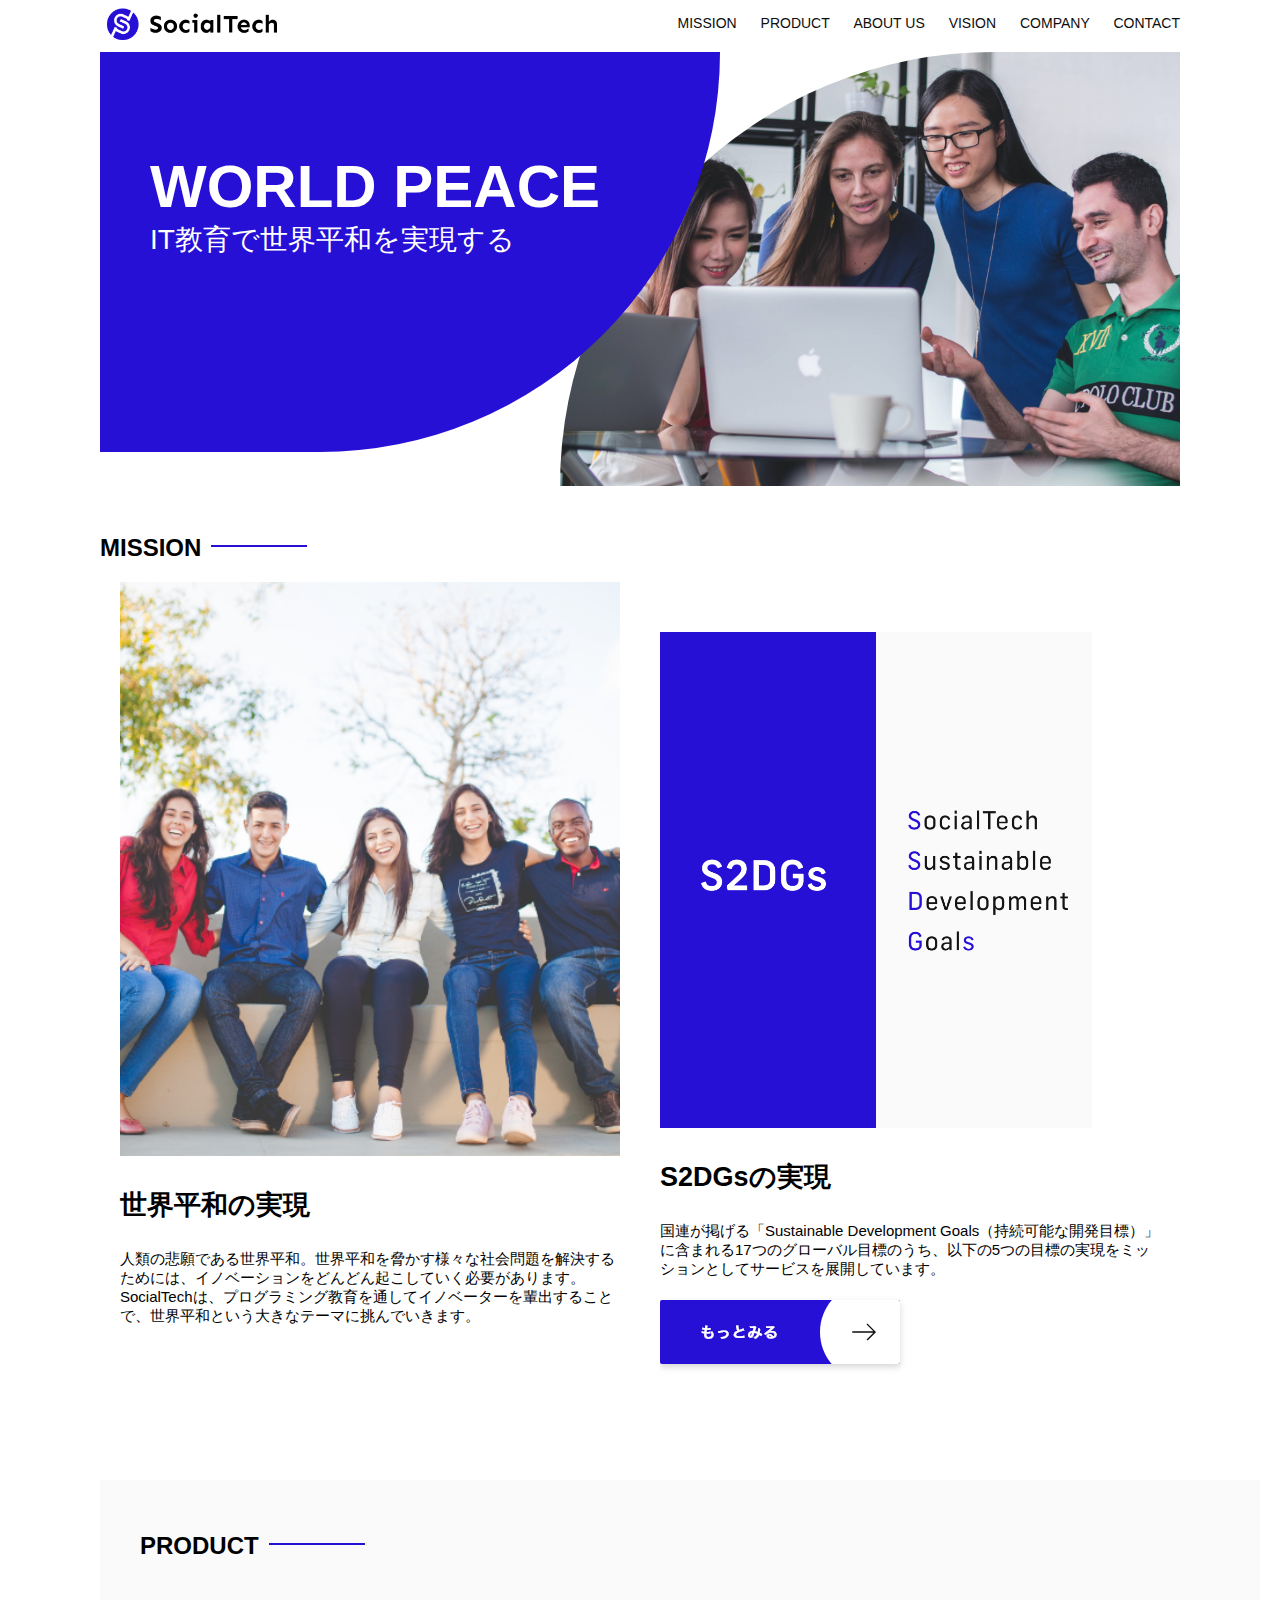
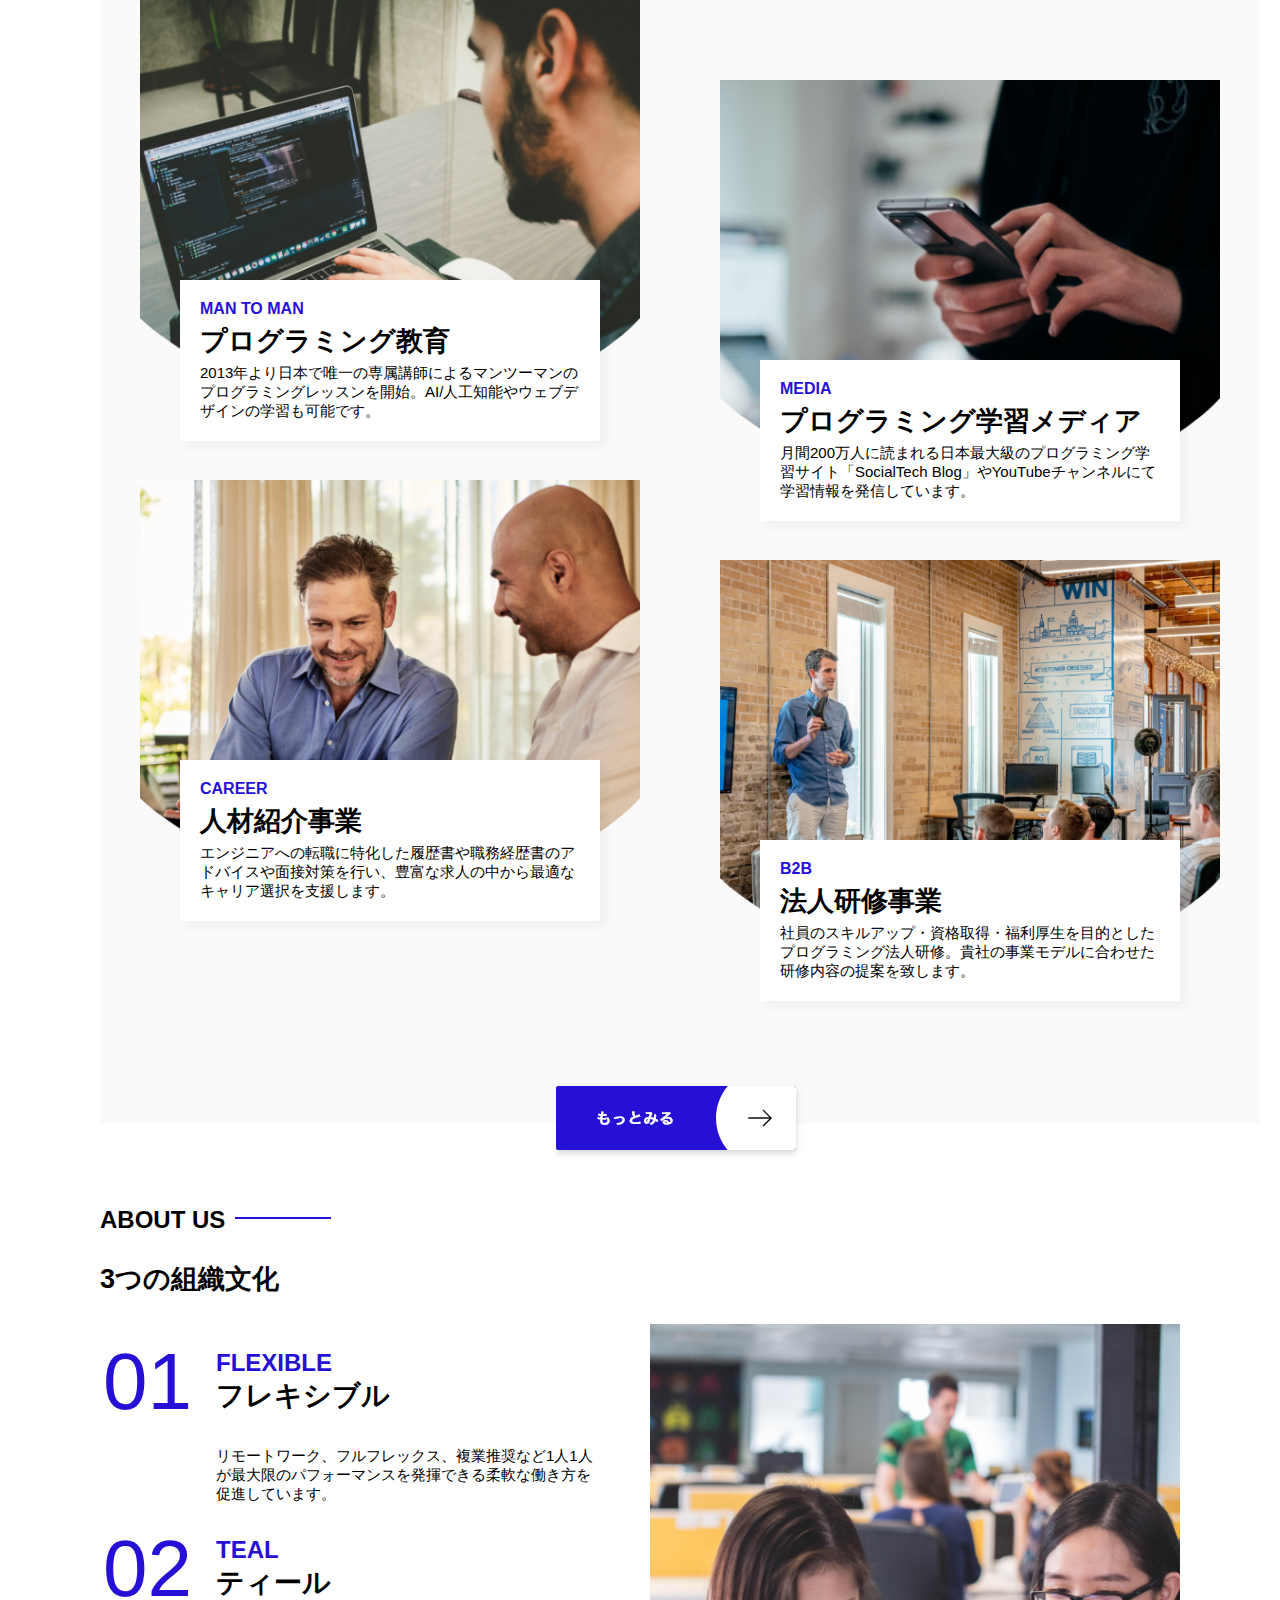
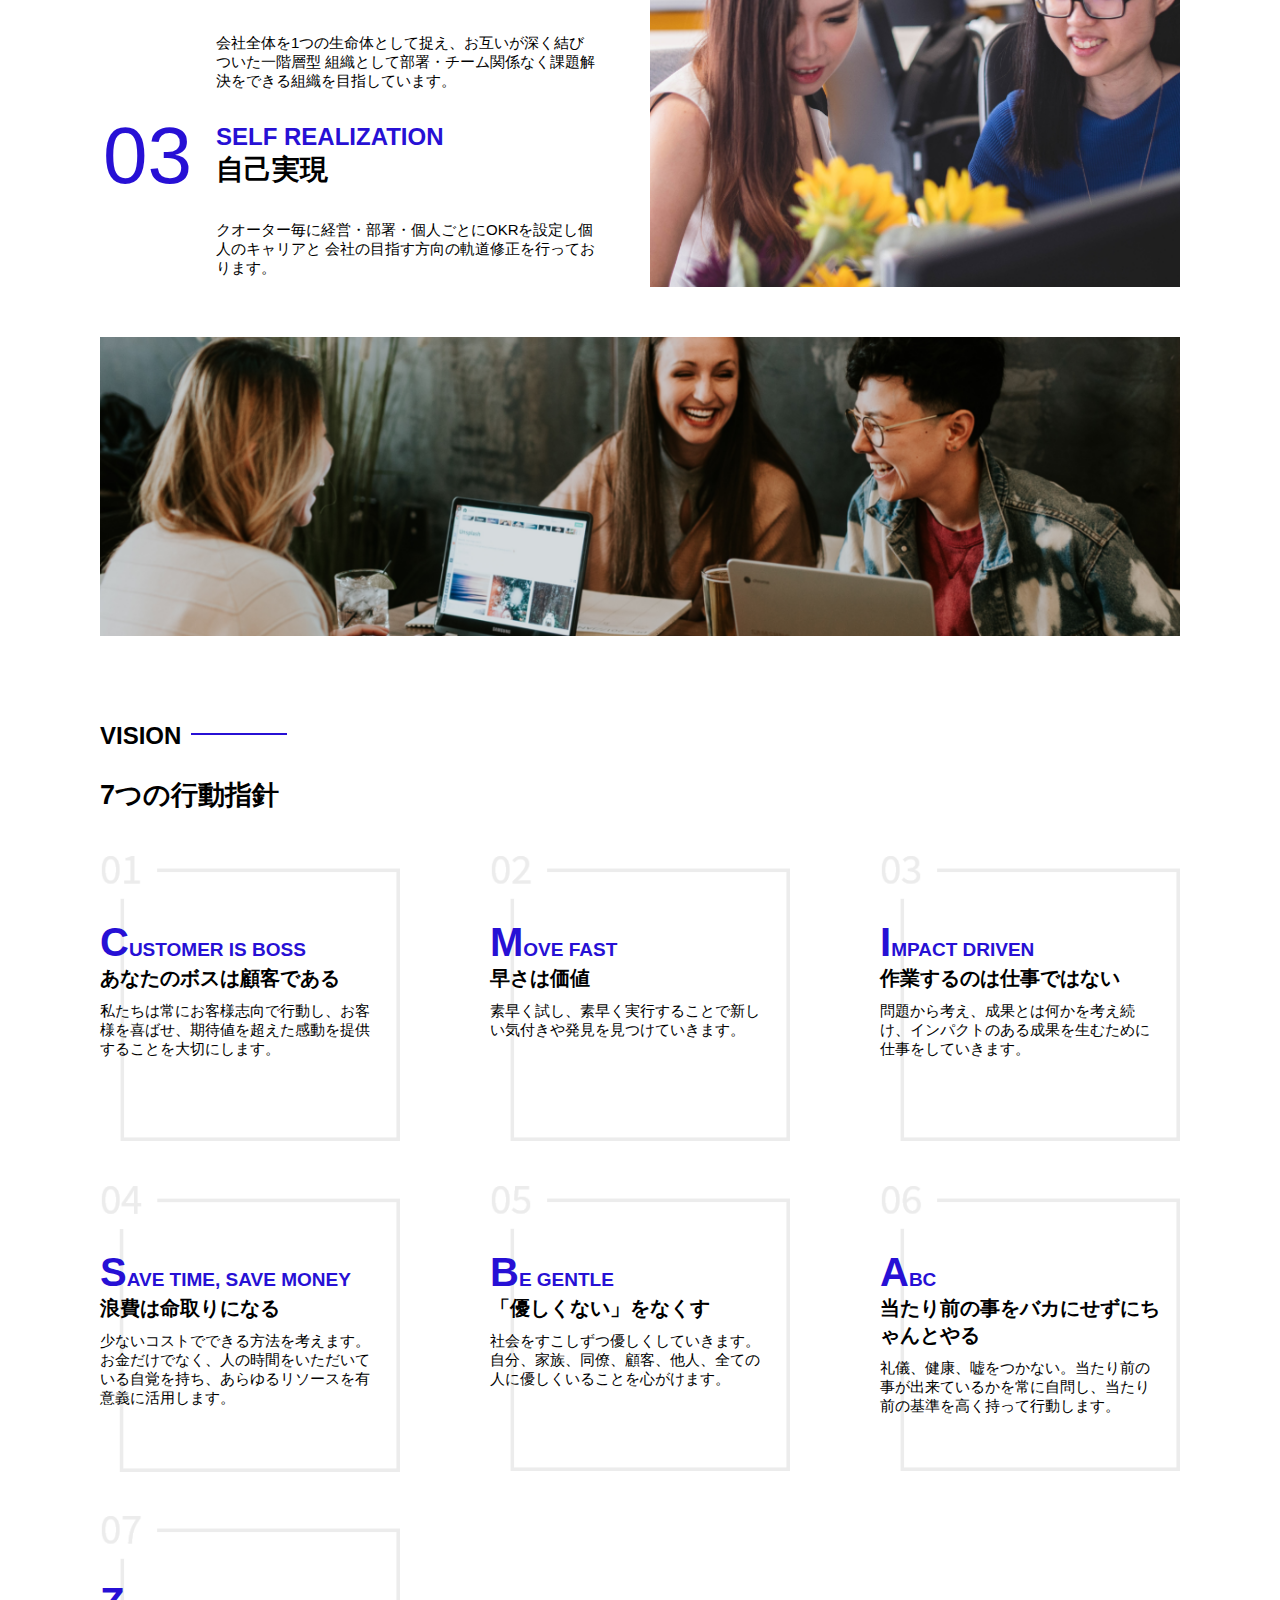
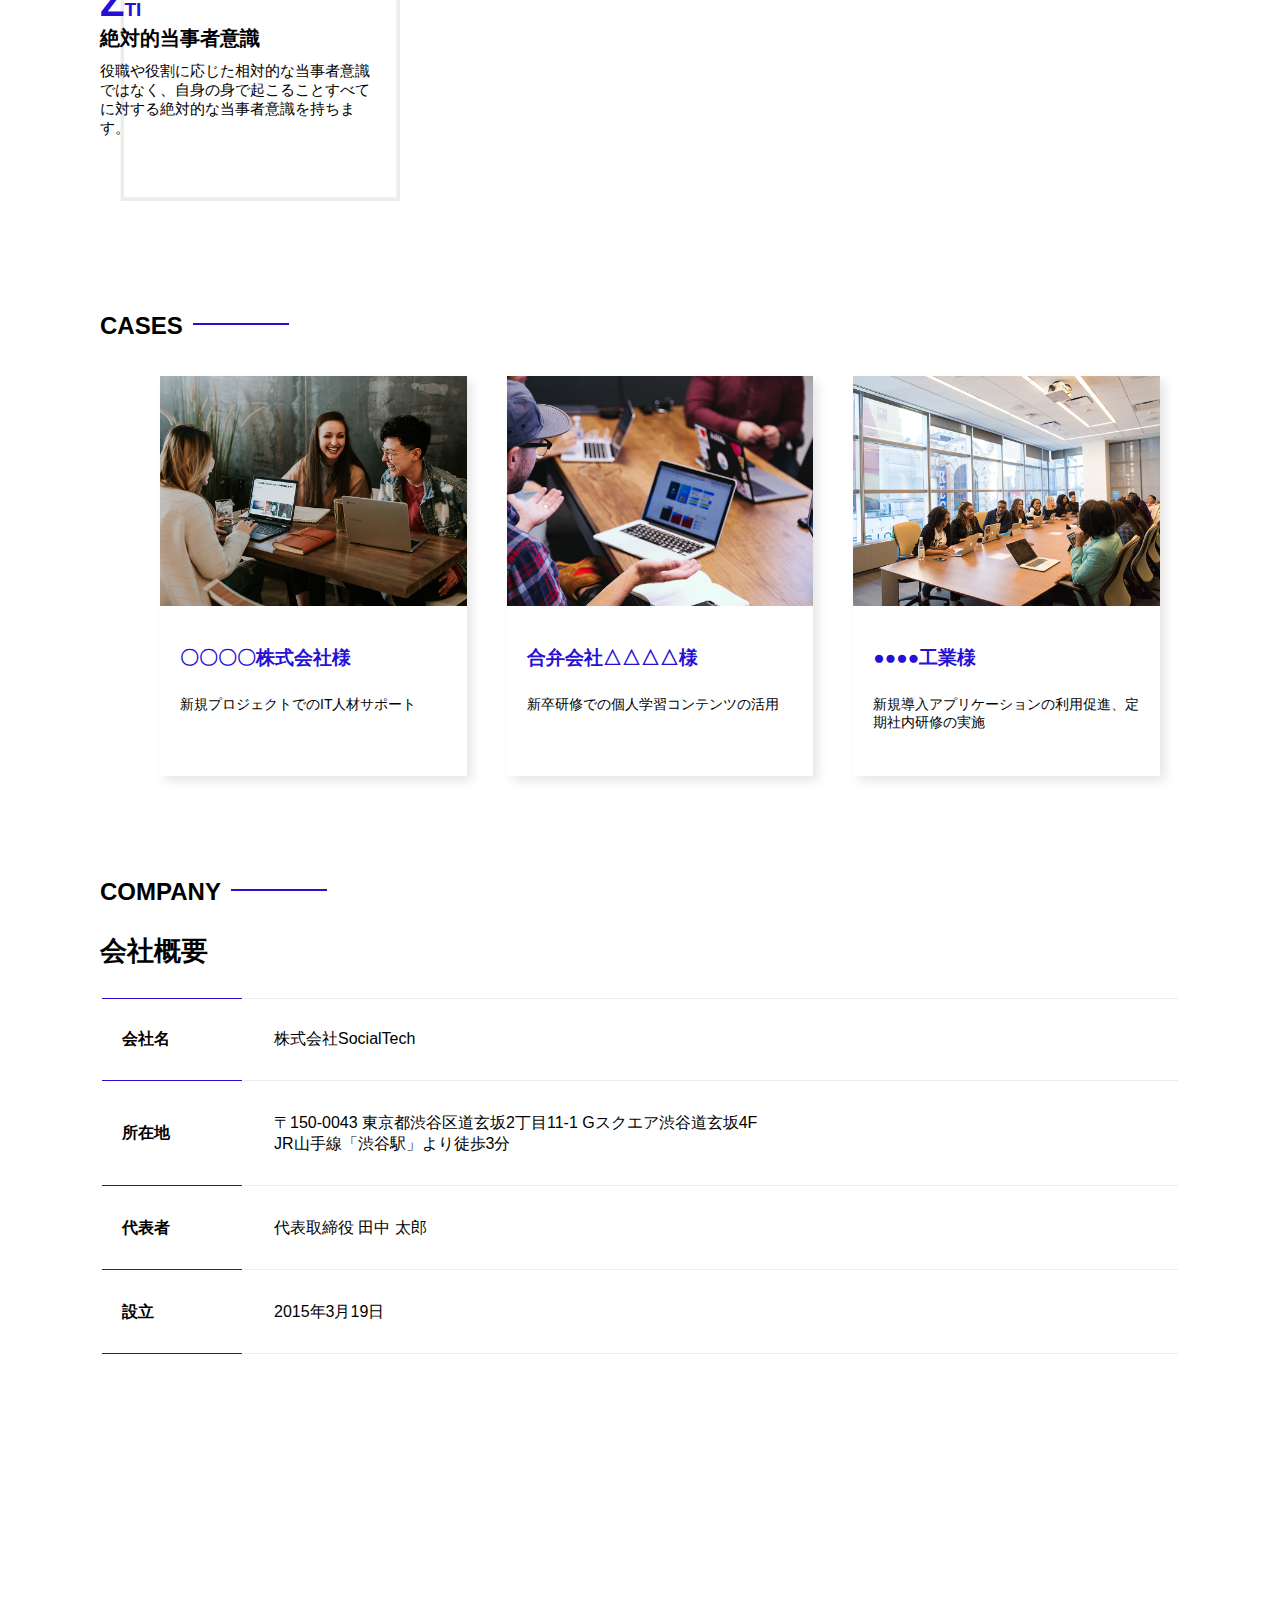
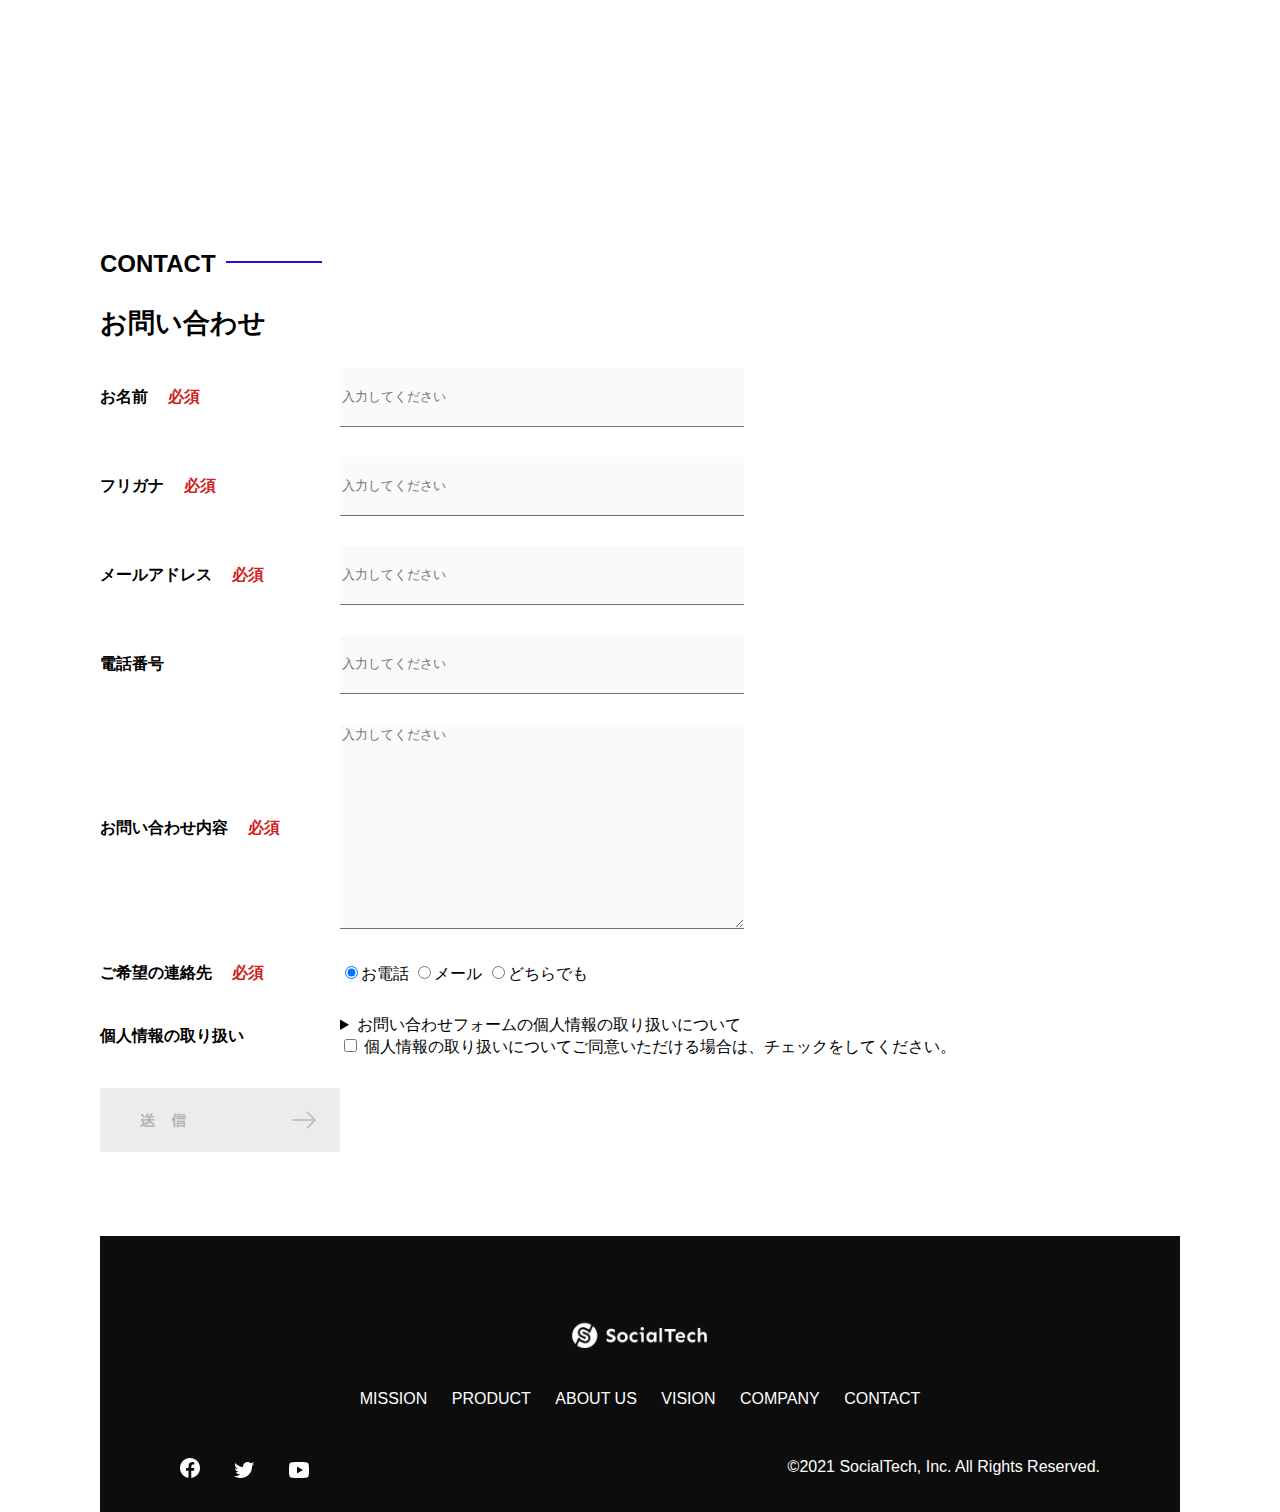
<file: html-css-advanced-kadai/tree/main/kadai_012/kadai_012/index.html>
<!DOCTYPE html>
<html>
  <head>
    <title>SocialTech</title>
    <meta charset="UTF-8" />
    <meta
      name="description"
      content="SocialTechはEdTech業界のリーディングカンパニーを目指します。"
    />
    <meta name="viewport" content="width=device-width, initial-scale=1.0" />
    <link rel="stylesheet" href="style.css" />
  </head>
  <body>
    <!-- ヘッダー -->
    <header>
      <!-- ロゴ -->
      <a href="index.html" id="logo"
        ><img src="images/logo.png" alt="トップページに戻る"
      /></a>

      <!-- PC用ナビゲーション -->
      <nav id="nav-pc">
        <a href="mission.html">MISSION</a>
        <a href="product.html">PRODUCT</a>
        <a href="index.html#aboutus">ABOUT US</a>
        <a href="index.html#vision">VISION</a>
        <a href="index.html#company">COMPANY</a>
        <a href="index.html#contact">CONTACT</a>
      </nav>
    </header>
    <main>
      <article>
        <!-- メインビジュアル -->
        <section id="main-visual">
          <div id="main-message">
            <h1>WORLD PEACE</h1>
            <p>IT教育で世界平和を実現する</p>
          </div>
          <img
            src="images/index/index-main.png"
            alt="PCの周りに集まる多国籍の仲間たち"
          />
        </section>
        <!--ミッション-->
        <section id="mission">
          <h2 class="index-h2">MISSION</h2>
          <div id="mission-flex">
            <div>
              <img
                id="mission-photo"
                src="images/index/index-mission.png"
                alt="屋外のベンチで写真を撮影する多国籍の仲間たち"
              />
              <h3>世界平和の実現</h3>
              <p>
                人類の悲願である世界平和。世界平和を脅かす様々な社会問題を解決するためには、イノベーションをどんどん起こしていく必要があります。SocialTechは、プログラミング教育を通してイノベーターを輩出することで、世界平和という大きなテーマに挑んでいきます。
              </p>
            </div>
            <div>
              <img id="s2dgs" src="images/index/s2dgs.png" alt="S2DGs" />
              <h3>S2DGsの実現</h3>
              <p>
                国連が掲げる「Sustainable Development
                Goals（持続可能な開発目標）」に含まれる17つのグローバル目標のうち、以下の5つの目標の実現をミッションとしてサービスを展開しています。
              </p>
              <a href="mission.html">
                <img src="images/button-more.png" alt="もっとみる" />
              </a>
            </div>
          </div>
        </section>
        <!-- プロダクト -->
        <section id="product">
          <h2 class="index-h2">PRODUCT</h2>
          <div>
            <div id="product-left">
              <div>
                <img
                  class="product-photo"
                  src="images/index/index-mantoman.png"
                  alt="PCでコードを書く男性"
                />
                <div class="product-explain">
                  <span>MAN TO MAN</span>
                  <h3>プログラミング教育</h3>
                  <p>
                    2013年より日本で唯一の専属講師によるマンツーマンのプログラミングレッスンを開始。AI/人工知能やウェブデザインの学習も可能です。
                  </p>
                </div>
              </div>
              <div>
                <img
                  class="product-photo"
                  src="images/index/index-career.png"
                  alt="笑顔で話し合う2人の男性"
                />
                <div class="product-explain">
                  <span>CAREER</span>
                  <h3>人材紹介事業</h3>
                  <p>
                    エンジニアへの転職に特化した履歴書や職務経歴書のアドバイスや面接対策を行い、豊富な求人の中から最適なキャリア選択を支援します。
                  </p>
                </div>
              </div>
            </div>
            <div id="product-right">
              <div>
                <img
                  class="product-photo"
                  src="images/index/index-media.png"
                  alt="スマートフォンを操作する人"
                />
                <div class="product-explain">
                  <span>MEDIA</span>
                  <h3>プログラミング学習メディア</h3>
                  <p>
                    月間200万人に読まれる日本最大級のプログラミング学習サイト「SocialTech
                    Blog」やYouTubeチャンネルにて学習情報を発信しています。
                  </p>
                </div>
              </div>
              <div>
                <img
                  class="product-photo"
                  src="images/index/index-b2b.png"
                  alt="講演中の男性とそれを聴く人々"
                />
                <div class="product-explain">
                  <span>B2B</span>
                  <h3>法人研修事業</h3>
                  <p>
                    社員のスキルアップ・資格取得・福利厚生を目的としたプログラミング法人研修。貴社の事業モデルに合わせた研修内容の提案を致します。
                  </p>
                </div>
              </div>
            </div>
          </div>
          <div>
            <a id="product-more" href="product.html">
              <img src="images/button-more.png" alt="もっとみる" />
            </a>
          </div>
        </section>
        <!---ABOUT US-->
        <section id="aboutus">
          <h2 class="index-h2">ABOUT US</h2>
          <h3>3つの組織文化</h3>
          <div>
            <table class="culture-table">
              <tr>
                <td>
                  <span class="culture-num">01</span>
                </td>
                <td>
                  <span class="culture-en">FLEXIBLE</span>
                  <span class="culture-jp">フレキシブル</span>
                </td>
              </tr>
              <tr>
                <td>
                  <!--空のセル-->
                </td>
                <td>
                  <p class="culture-description">
                    リモートワーク、フルフレックス、複業推奨など1人1人が最大限のパフォーマンスを発揮できる柔軟な働き方を促進しています。
                  </p>
                </td>
              </tr>
              <tr>
                <td>
                  <span class="culture-num">02</span>
                </td>
                <td>
                  <span class="culture-en">TEAL</span>
                  <span class="culture-jp">ティール</span>
                </td>
              </tr>
              <tr>
                <td>
                  <!--空のセル-->
                </td>
                <td>
                  <p class="culture-description">
                    会社全体を1つの生命体として捉え、お互いが深く結びついた一階層型
                    組織として部署・チーム関係なく課題解決をできる組織を目指しています。
                  </p>
                </td>
              </tr>
              <tr>
                <td>
                  <span class="culture-num">03</span>
                </td>
                <td>
                  <span class="culture-en">SELF REALIZATION</span>
                  <span class="culture-jp">自己実現</span>
                </td>
              </tr>
              <tr>
                <td>
                  <!--空のセル-->
                </td>
                <td>
                  <p class="culture-description">
                    クオーター毎に経営・部署・個人ごとにOKRを設定し個人のキャリアと
                    会社の目指す方向の軌道修正を行っております。
                  </p>
                </td>
              </tr>
            </table>
            <img
              class="culture-img"
              src="images/index/index-aboutus1.png"
              alt="笑顔で話し合う2人の女性"
            />
          </div>
          <img
            class="culture-img2"
            src="images/index/index-aboutus2.png"
            alt="笑顔で話し合う3人の男女"
          />
        </section>

        <!-- VISION -->
        <section id="vision">
          <h2 class="index-h2">VISION</h2>
          <h3>7つの行動指針</h3>
          <div>
            <div class="vision-box">
              <img src="images/index/vision-01.png" alt="01" />
              <span>
                <h4>CUSTOMER IS BOSS</h4>
                <h5>あなたのボスは顧客である</h5>
                <p>
                  私たちは常にお客様志向で行動し、お客様を喜ばせ、期待値を超えた感動を提供することを大切にします。
                </p>
              </span>
            </div>
            <div class="vision-box">
              <img src="images/index/vision-02.png" alt="02" />
              <span>
                <h4>MOVE FAST</h4>
                <h5>早さは価値</h5>
                <p>
                  素早く試し、素早く実行することで新しい気付きや発見を見つけていきます。
                </p>
              </span>
            </div>
            <div class="vision-box">
              <img src="images/index/vision-03.png" alt="03" />
              <span>
                <h4>IMPACT DRIVEN</h4>
                <h5>作業するのは仕事ではない</h5>
                <p>
                  問題から考え、成果とは何かを考え続け、インパクトのある成果を生むために仕事をしていきます。
                </p>
              </span>
            </div>
            <div class="vision-box">
              <img src="images/index/vision-04.png" alt="04" />
              <span>
                <h4>SAVE TIME, SAVE MONEY</h4>
                <h5>浪費は命取りになる</h5>
                <p>
                  少ないコストでできる方法を考えます。お金だけでなく、人の時間をいただいている自覚を持ち、あらゆるリソースを有意義に活用します。
                </p>
              </span>
            </div>
            <div class="vision-box">
              <img src="images/index/vision-05.png" alt="05" />
              <span>
                <h4>BE GENTLE</h4>
                <h5>「優しくない」をなくす</h5>
                <p>
                  社会をすこしずつ優しくしていきます。自分、家族、同僚、顧客、他人、全ての人に優しくいることを心がけます。
                </p>
              </span>
            </div>
            <div class="vision-box">
              <img src="images/index/vision-06.png" alt="06" />
              <span>
                <h4>ABC</h4>
                <h5>当たり前の事をバカにせずにちゃんとやる</h5>
                <p>
                  礼儀、健康、嘘をつかない。当たり前の事が出来ているかを常に自問し、当たり前の基準を高く持って行動します。
                </p>
              </span>
            </div>
            <div class="vision-box">
              <img src="images/index/vision-07.png" alt="07" />
              <span>
                <h4>ZTI</h4>
                <h5>絶対的当事者意識</h5>
                <p>
                  役職や役割に応じた相対的な当事者意識ではなく、自身の身で起こることすべてに対する絶対的な当事者意識を持ちます。
                </p>
              </span>
            </div>
          </div>
        </section>
        <!-- CASES -->
        <section id="cases">
          <h2 class="index-h2">CASES</h2>
          <ul>
            <!-- 左 -->
            <li class="case-card">
              <img class="case-img" src="images\index\case-1.png" alt="仲良く語り合う3人" />
              <div class="case-info">
                <h4 class="case-name">〇〇〇〇株式会社様</h4>
                <div>
                  <p class="case-content">新規プロジェクトでのIT人材サポート</p>
                </div>
              </div>
            </li>
            <!-- 真ん中 -->
            <li class="case-card">
              <img class="case-img" src="images\index\case-2.png" alt="PCでコンテンツを見る" />
              <div class="case-info">
                <h4 class="case-name">合弁会社△△△△様</h4>
                <div>
                  <p class="case-content">新卒研修での個人学習コンテンツの活用</p>
                </div>
              </div>
            </li>
            <!-- 右 -->
            <li class="case-card">
              <img class="case-img" src="images\index\case-3.png" alt="社内研修中の会議室" />
              <div class="case-info">
                <h4 class="case-name">●●●●工業様</h4>
                <div>
                  <p class="case-content">新規導入アプリケーションの利用促進、定期社内研修の実施</p>
                </div>
              </div>
            </li>

          </ul>
        </section>

        <!-- COMPANY -->
        <section id="company">
          <h2 class="index-h2">COMPANY</h2>
          <h3>会社概要</h3>
          <table id="company-table">
            <tr>
              <th class="tableheader-first">会社名</th>
              <td class="cell-first">株式会社SocialTech</td>
            </tr>
            <tr>
              <th class="tableheader">所在地</th>
              <td class="cell">
                〒150-0043 東京都渋谷区道玄坂2丁目11-1 Gスクエア渋谷道玄坂4F<br />JR山手線「渋谷駅」より徒歩3分
              </td>
            </tr>
            <tr>
              <th class="tableheader">代表者</th>
              <td class="cell">代表取締役 田中 太郎</td>
            </tr>
            <tr>
              <th class="tableheader">設立</th>
              <td class="cell">2015年3月19日</td>
            </tr>
          </table>
          <iframe
            src="https://www.google.com/maps/embed?pb=!1m18!1m12!1m3!1d3241.7759544892483!2d139.69399665123464!3d35.65789123876098!2m3!1f0!2f0!3f0!3m2!1i1024!2i768!4f13.1!3m3!1m2!1s0x60188caa0042e8d1%3A0xba130bea826a7aa2!2z44CSMTUwLTAwNDMg5p2x5Lqs6YO95riL6LC35Yy66YGT546E5Z2C77yS5LiB55uu77yR77yR4oiS77yR!5e0!3m2!1sja!2sjp!4v1636872991912!5m2!1sja!2sjp"
            style="border: 0"
            allowfullscreen=""
            loading="lazy"
          >
          </iframe>
        </section>
        <!-- お問い合わせフォーム -->
        <section id="contact">
          <h2 class="index-h2">CONTACT</h2>
          <h3>お問い合わせ</h3>
          <form>
            <div>
              <div class="contact-heading">
                <label class="contact-label"
                  >お名前<span class="contact-span">必須</span></label
                >
              </div>
              <div class="contact-form">
                <input
                  type="text"
                  name="name"
                  placeholder="入力してください"
                  class="contact-textbox"
                />
              </div>
            </div>
            <div>
              <div class="contact-heading">
                <label class="contact-label"
                  >フリガナ<span class="contact-span">必須</span></label
                >
              </div>
              <div>
                <input
                  type="text"
                  name="hurigana"
                  placeholder="入力してください"
                  class="contact-textbox"
                />
              </div>
            </div>
            <div>
              <div class="contact-heading">
                <label class="contact-label"
                  >メールアドレス<span class="contact-span">必須</span></label
                >
              </div>
              <div>
                <input
                  type="text"
                  name="email"
                  placeholder="入力してください"
                  class="contact-textbox"
                />
              </div>
            </div>
            <div>
              <div class="contact-heading">
                <label class="contact-label">電話番号</label>
              </div>
              <div>
                <input
                  type="text"
                  name="tel"
                  placeholder="入力してください"
                  class="contact-textbox"
                />
              </div>
            </div>
            <div>
              <div class="contact-heading">
                <label class="contact-label"
                  >お問い合わせ内容<span class="contact-span">必須</span></label
                >
              </div>
              <div>
                <textarea
                  class="contact-textarea"
                  placeholder="入力してください"
                  name="message"
                ></textarea>
              </div>
            </div>
            <div>
              <div class="contact-heading">
                <label class="contact-label"
                  >ご希望の連絡先<span class="contact-span">必須</span></label
                >
              </div>
              <div>
                <input
                  class="radiobutton"
                  type="radio"
                  value="tel"
                  name="contact"
                  checked
                /><label>お電話</label>
                <input
                  class="radiobutton"
                  type="radio"
                  value="mail"
                  name="contact"
                /><label>メール</label>
                <input
                  class="radiobutton"
                  type="radio"
                  value="both"
                  name="contact"
                /><label>どちらでも</label>
              </div>
            </div>
            <div>
              <div class="contact-heading">
                <label class="contact-label">個人情報の取り扱い</label>
              </div>
              <div>
                <details>
                  <summary>
                    お問い合わせフォームの個人情報の取り扱いについて
                  </summary>
                  <div>
                    <span>１．組織の名称又は氏名</span><br />
                    株式会社SocialTech<br /><br />
                    <span
                      >２．個人情報保護管理者（若しくはその代理人）の氏名又は職名、所属及び連絡先
                      鈴木 一郎 コーポレート部</span
                    ><br />
                    メールアドレス：support@socialtech.net<br />
                    TEL：03-xxxx-xxxx<br />
                    <span>３．個人情報の利用目的</span><br />
                    ・本サービス及び本サービスに関連する情報の提供又はそれらに関する連絡のため<br />
                    ・ユーザーの本人確認のため<br />
                    ・当社サービスのご案内のため<br />
                    ・当社の商品等の広告または宣伝（電子メールによるものを含むものとします。）<br /><br />
                    <span>４．個人情報の取り扱い業務の委託</span><br />
                    個人情報の取扱業務の全部または一部を外部に業務委託する場合があります。<br />
                    その際、弊社は、個人情報を適切に保護できる管理体制を敷き実行していることを条件として<br />
                    委託先を厳選したうえで、機密保持契約を委託先と締結し、お客様の個人情報を厳密に管理させます。<br /><br />
                    <span>５．個人情報の開示等の請求</span><br />
                    お客様は、弊社に対してご自身の個人情報の開示等（利用目的の通知、開示、内容の訂正・追加・削除、利用の停止または消去、第三者への提供の停止）に関して、当社問合わせ窓口に申し出ることができます。<br />
                    その際、弊社はお客様ご本人を確認させていただいたうえで、合理的な期間内に対応いたします。<br /><br />
                    なお、個人情報に関する弊社問合わせ先は、次の通りです。<br /><br />
                    株式会社SocialTech　個人情報問合せ窓口<br />
                    〒150-0043　東京都渋谷区道玄坂2丁目11-1 Ｇスクエア渋谷道玄坂
                    4F<br />
                    メールアドレス：support@socialtech.net　TEL：03-xxxx-xxxx<br /><br />
                    <span>６．個人情報を提供されることの任意性について</span
                    ><br /><br />
                    お客様がご自身の個人情報を弊社に提供されるか否かは、お客様のご判断によりますが、もしご提供されない場合には、適切なサービスが提供できない場合がありますので予めご了承ください。
                  </div>
                </details>
                <input type="checkbox" name="agree" />
                <span
                  >個人情報の取り扱いについてご同意いただける場合は、チェックをしてください。</span
                >
              </div>
            </div>
            <input
              type="image"
              value="Submit"
              src="images/button-submit.png"
              alt="送信する"
            />
          </form>
        </section>
      </article>
      <footer>
        <div id="footer-logo">
          <img src="images/logo-sp.png" alt="SocialTech" />
        </div>
        <div id="footer-link">
          <a href="mission.html">MISSION</a>
          <a href="product.html">PRODUCT</a>
          <a href="index.html#aboutus">ABOUT US</a>
          <a href="index.html#vision">VISION</a>
          <a href="index.html#company">COMPANY</a>
          <a href="index.html#contact">CONTACT</a>
        </div>
        <div id="sns-footer">
          <a href="https://www.facebook.com/sejuku2013"
            ><img src="images/button-facebook.png" alt="Facebookのリンク"
          /></a>
          <a href="https://twitter.com/samuraijuku"
            ><img src="images/button-twitter.png" alt="Twitterのリンク"
          /></a>
          <a href="https://www.youtube.com/channel/UCCFOQO5aDK0xXam4cUQXT8g"
            ><img src="images/button-youtube.png" alt="YouTubeのリンク"
          /></a>
          <span id="copyright"
            >&copy;2021 SocialTech, Inc. All Rights Reserved.
          </span>
        </div>
      </footer>
    </main>
  </body>
</html>
</file>
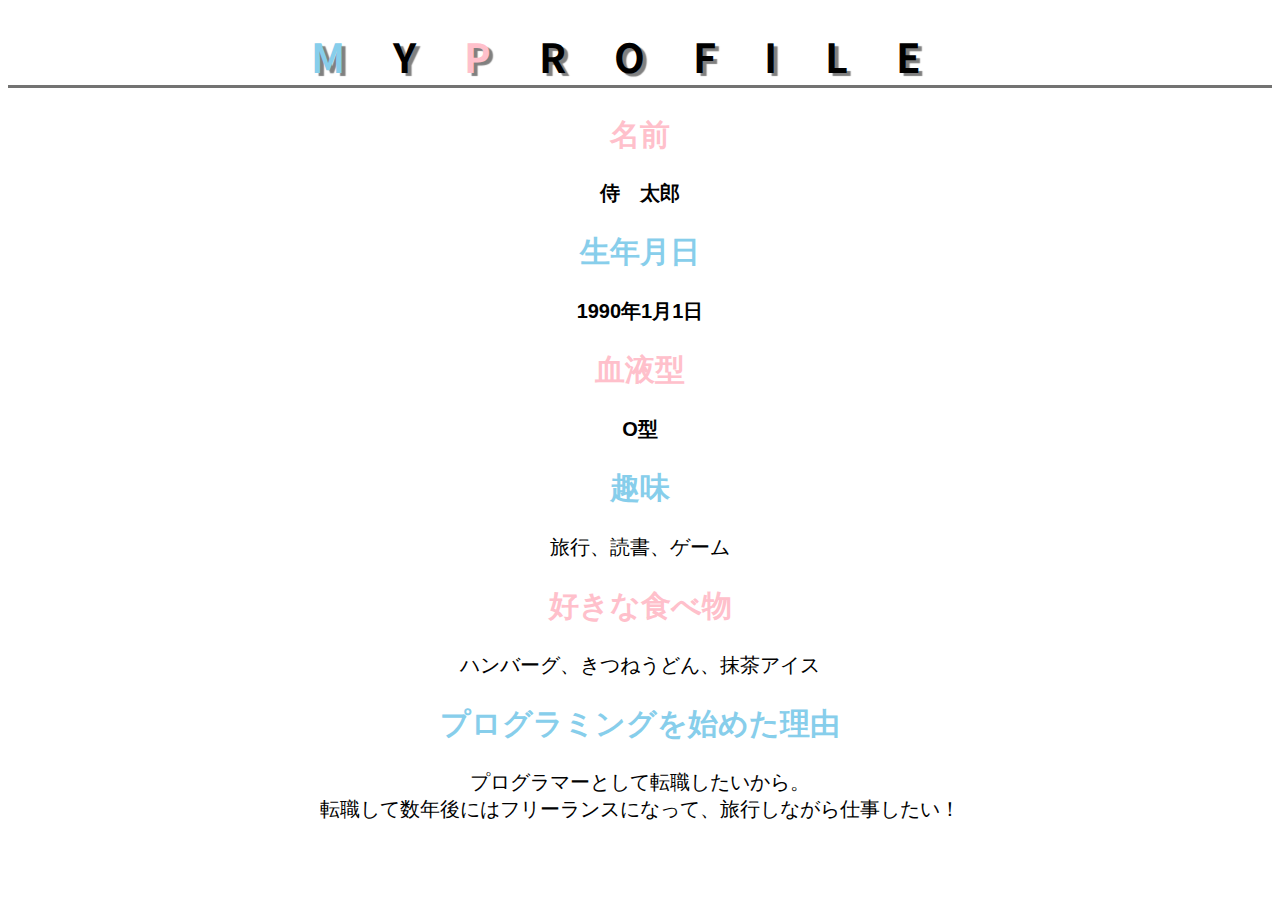
<file: kadai_014/kadai_014.html>
<!DOCTYPE html>
<html>

<head>
  <title>14章課題</title>
  <meta name="description" content="このページは14勝の課題です。">
  <meta charset="utf-8">
  <link rel="stylesheet" href="style.css">
  <link rel="preconnect" href="https://fonts.googleapis.com">
  <link rel="preconnect" href="https://fonts.gstatic.com" crossorigin>
  <link href="https://fonts.googleapis.com/css2?family=Josefin+Sans&family=Noto+Sans+JP&display=swap" rel="stylesheet">
</head>

<body>
  <h1><span class="color-skyblue">M</span>Y<span class="color-pink">P</span>ROFILE</h1>
  <div id="basic">
    <h2 class="color-pink">名前</h2>
    <p>侍　太郎</p>
    <h2 class="color-skyblue">生年月日</h2>
    <p>1990年1月1日</p>
    <h2 class="color-pink">血液型</h2>
    <p>O型</p>
  </div>
  <h2 class="color-skyblue">趣味</h2>
  <p>旅行、読書、ゲーム</p>
  <h2 class="color-pink">好きな食べ物</h2>
  <p>ハンバーグ、きつねうどん、抹茶アイス</p>
  <h2 class="color-skyblue">プログラミングを始めた理由</h2>
  <p>プログラマーとして転職したいから。<br>
    転職して数年後にはフリーランスになって、旅行しながら仕事したい！</p>

</body>

</html>
</file>
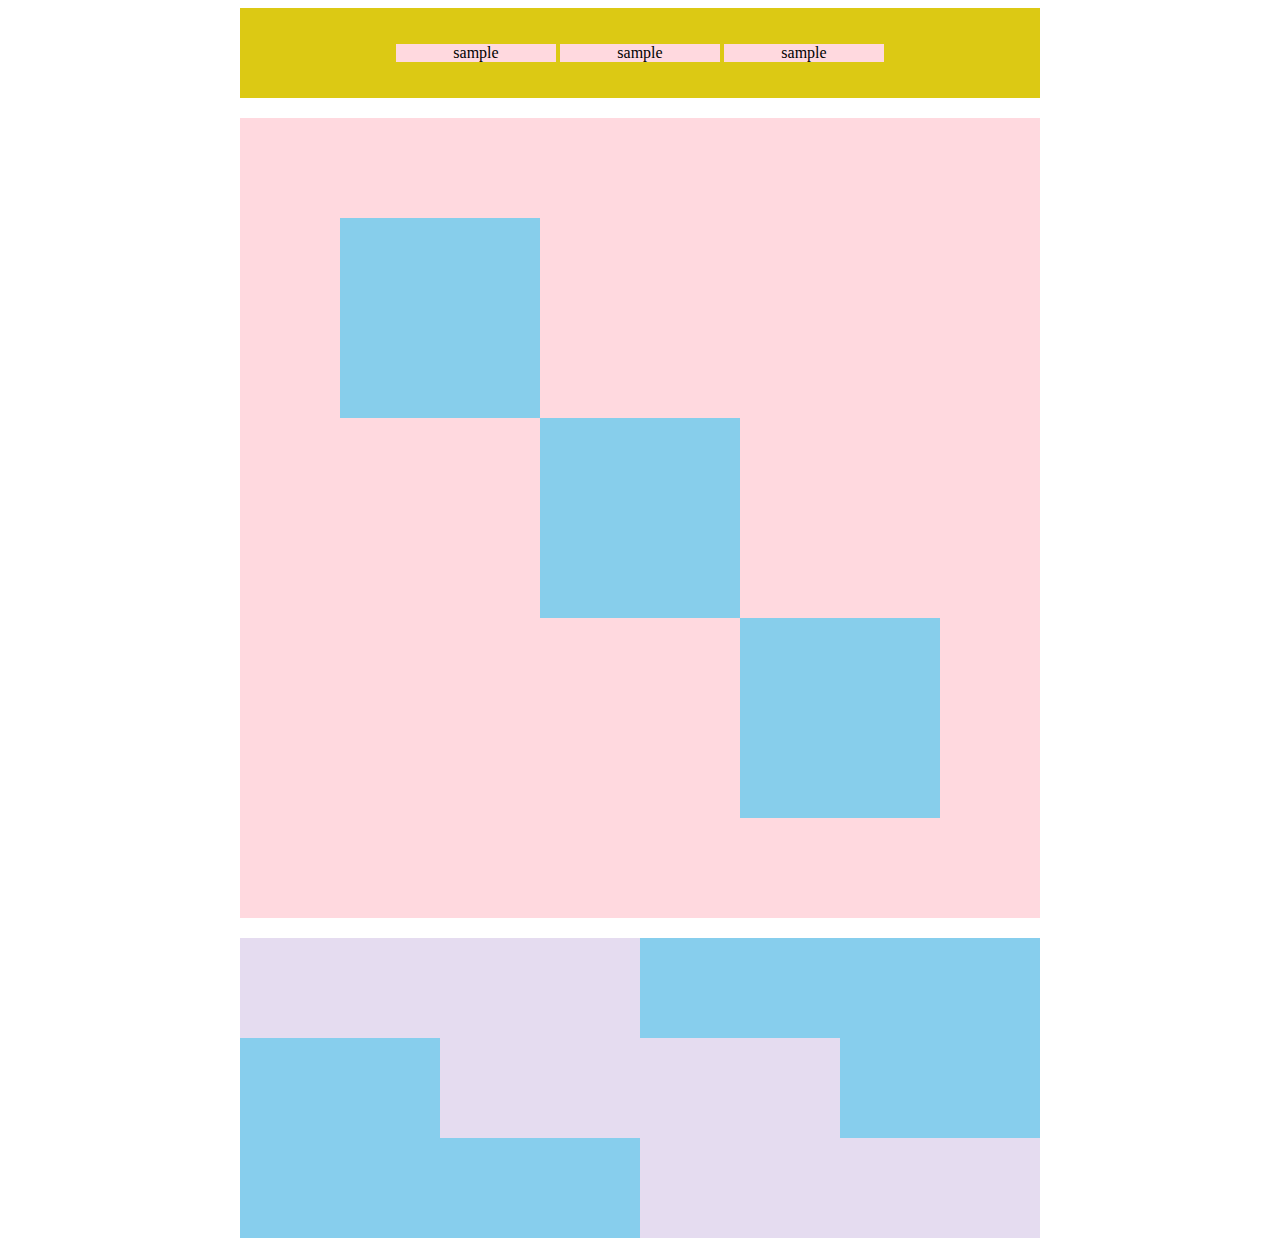
<file: kadai_018/kadai_018.html>
<!DOCTYPE html>
<html>

<head>
  <title></title>
  <meta name="description" content="このページは18章の課題です。">
  <meta charset="utf-8">
  <link rel="stylesheet" href="style.css">
</head>

<body>
  <div id="top">
    <p class="top-child">sample</p>
    <p class="top-child">sample</p>
    <p class="top-child">sample</p>
  </div>
  <div id="middle">
    <div id="middle-child01"></div>
    <div id="middle-child02"></div>
    <div id="middle-child03"></div>
  </div>
  <div id="bottom">
    <div id="bottom-child01"></div>
    <div id="bottom-child02"></div>
    <div id="bottom-child03"></div>
  </div>
</body>

</html>
</file>
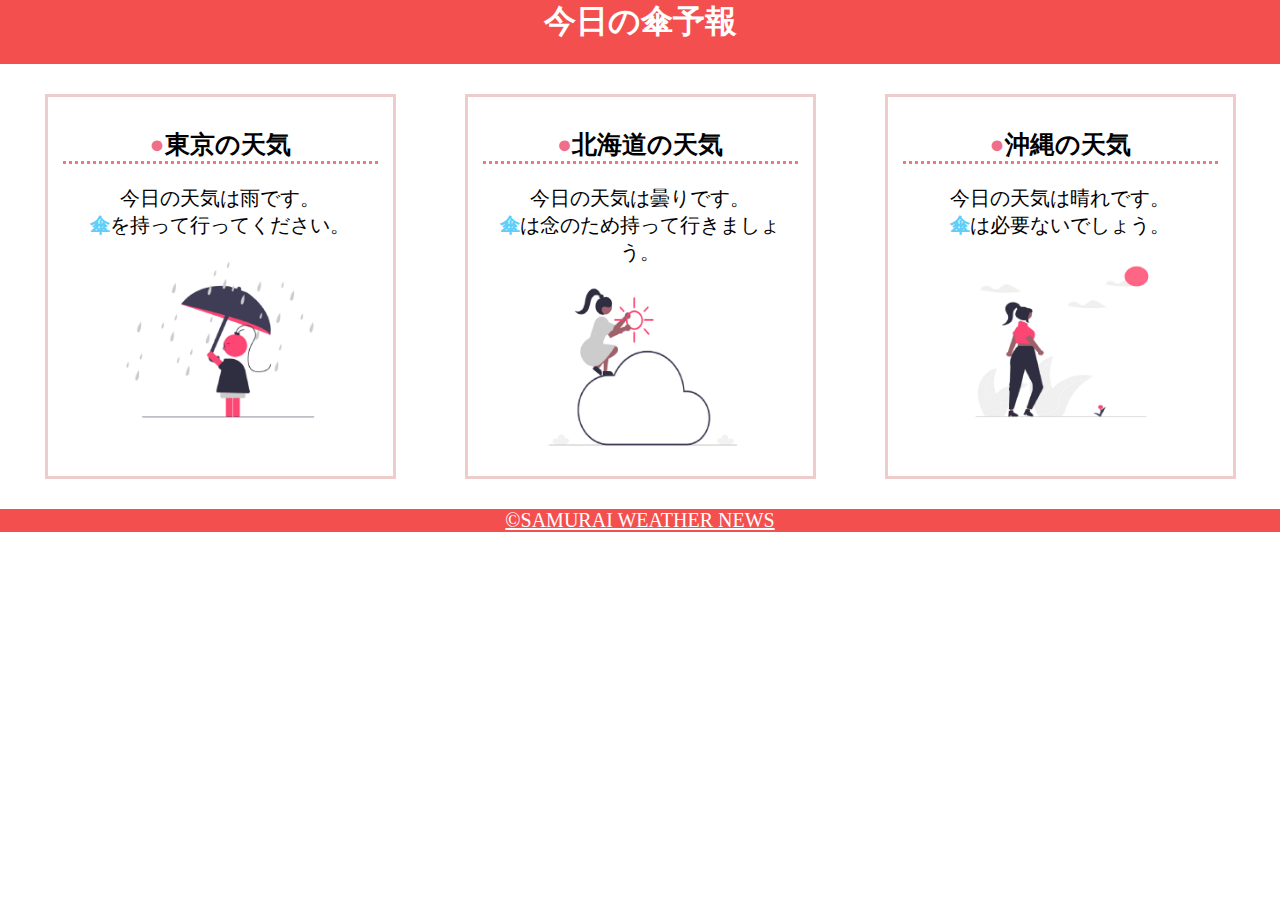
<file: kadai_022/kadai_22.html>
<!DOCTYPE html>
<html>

<head>
  <title>22章課題</title>
  <meta name="description" content="このページは22章の課題です。">
  <meta charset="utf-8">
  <meta name="viewport" content="width=device-width, initial-scale=1.0" >
  <link rel="stylesheet" href="style.css">
</head>

<body>
  <header>
    <h1>今日の傘予報</h1>
  </header>

  <main>
    <div id="parent">
      <div class="contents">
        <h2>東京の天気</h2>
        <p>今日の天気は雨です。</p>
        <p>傘を持って行ってください。</p>
        <img src="images\rainy.png" >
      </div>

      <div class="contents">
        <h2>北海道の天気</h2>
        <p>今日の天気は曇りです。</p>
        <p>傘は念のため持って行きましょう。</p>
        <img src="images\cloudy.png">
      </div>

      <div class="contents">
        <h2>沖縄の天気</h2>
        <p>今日の天気は晴れです。</p>
        <p>傘は必要ないでしょう。</p>
        <img src="images\sunny.png">
      </div>
    </div>
  </main>

  <footer>
    <a href="https://www.sejuku.net/corp/">&copy;SAMURAI WEATHER NEWS</a>
  </footer>
</body>

</html>
</file>
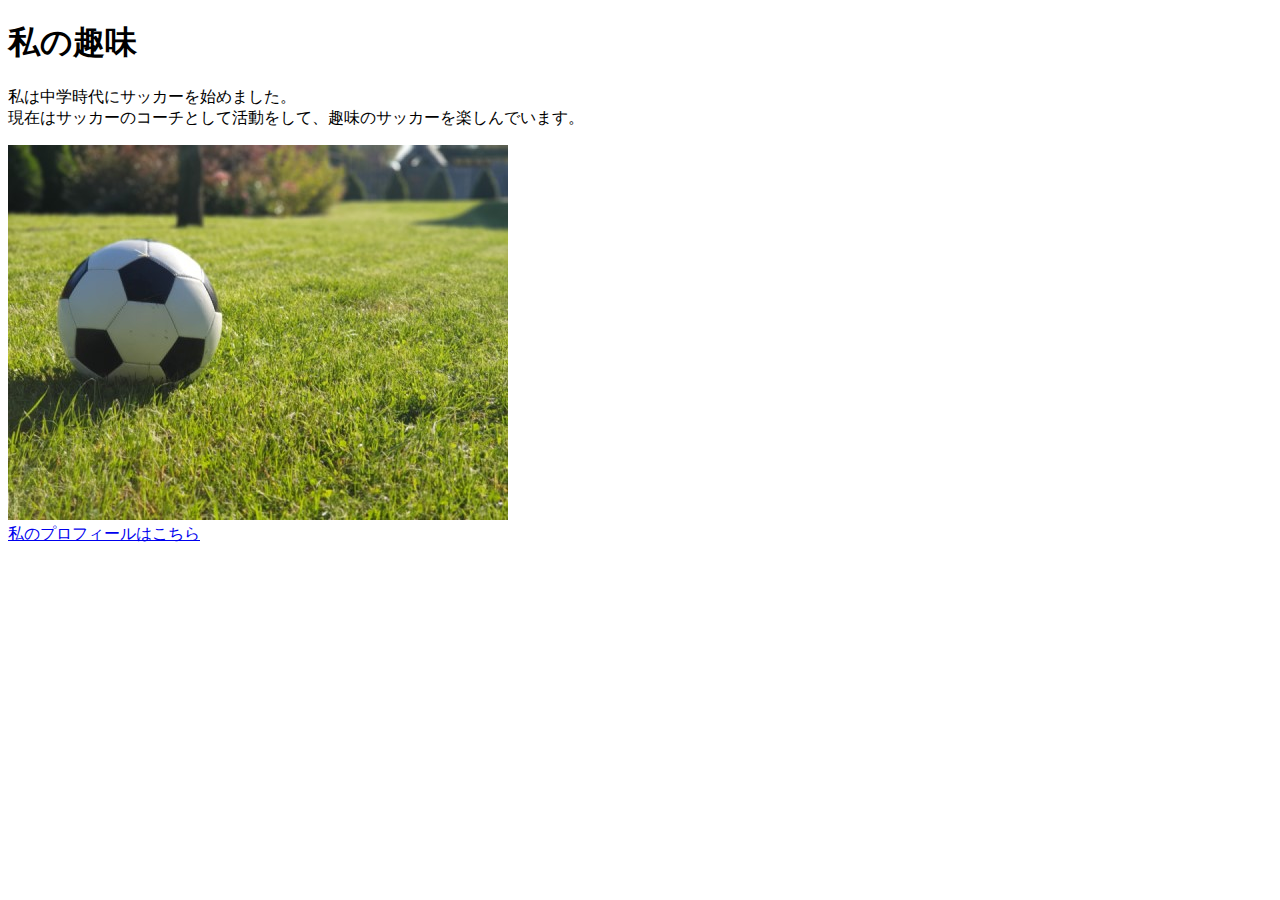
<file: kadai_005/html/kadai_005.html>
<!DOCTYPE html>
<html>

<head>
  <title>５章課題</title>
  <meta name="description" content="このページは５章の課題です。">
  <meta charset="utf-8">
</head>

<body>
  <header>
    <h1>私の趣味</h1>
  </header>
  <main>
    <p>私は中学時代にサッカーを始めました。<br>現在はサッカーのコーチとして活動をして、趣味のサッカーを楽しんでいます。</p>
    <img src="../images/sample.jpg"><br>
    <a href="https://twitter.com/samuraijuku">私のプロフィールはこちら</a>
  </main>
</body>

</html>
</file>
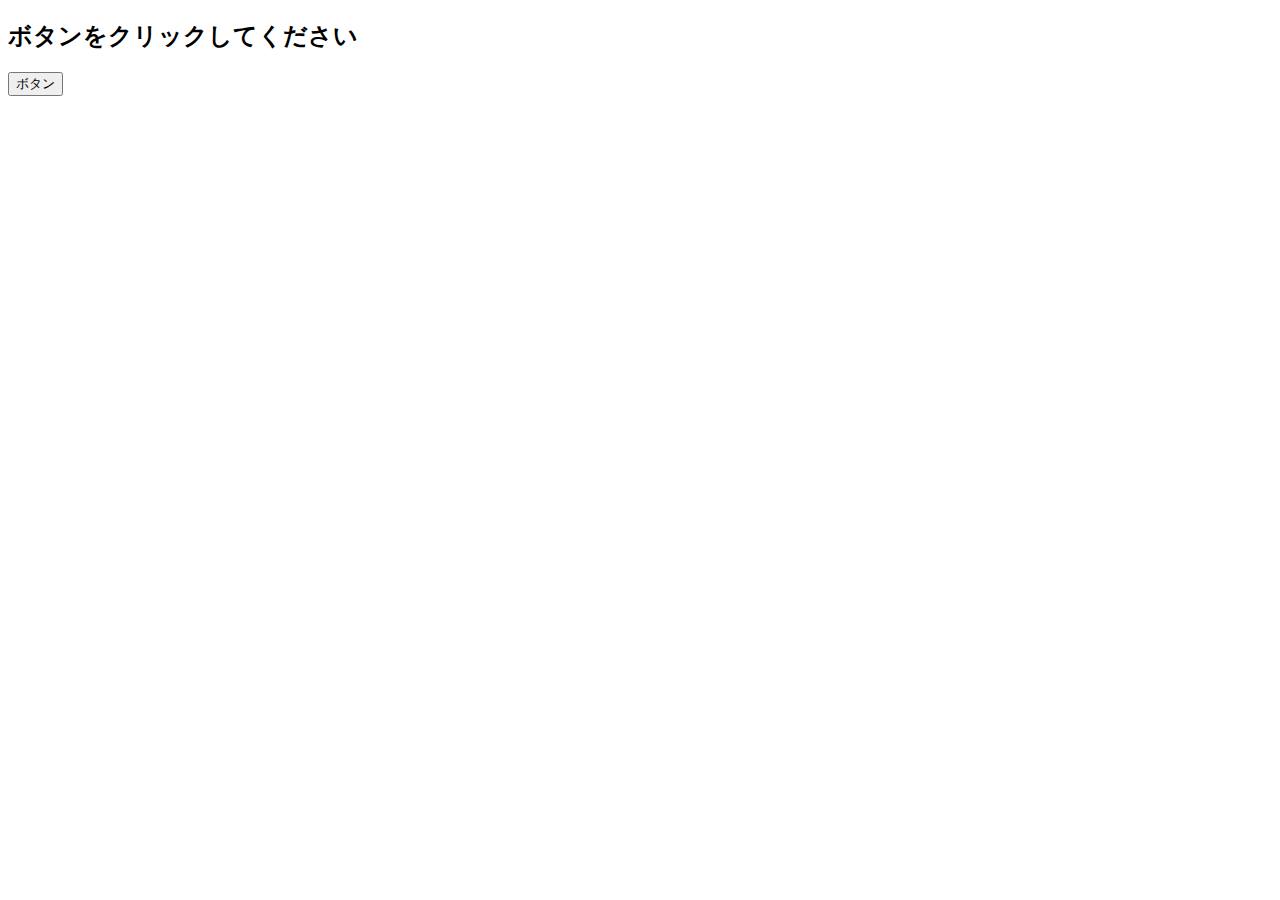
<file: javascript_basic_kadai/tree/main/kadai_019/event.html>
<!DOCTYPE html>
<html lang="ja">
  <head>
    <title>JavaScriptの基礎を学ぼう_19章課題</title>
    <meta charset="UTF-8" />
  </head>

  <body>
    <h2 id="text">ボタンをクリックしてください</h2>
    <button id="btn">ボタン</button>
    <script src="event.js"></script>
  </body>
</html>
</file>
<file: html-css-advanced-kadai/tree/main/kadai_012/kadai_012/style.css>
/* PC、スマホ共通スタイル */
body {
  font-family: "Source Sans Pro", "Hiragino Kaku Gothic ProN", Meiryo, Arial,
    sans-serif;
}

p {
  font-size: 15px;
}

/*================
PC用のスタイル 
=================*/
/* 横幅設定 */
body {
  max-width: 1080px;
  min-width: 960px;
  margin: 0 auto 0 auto;
}

/* ヘッダー */
header {
  display: flex;
  justify-content: space-between;
}

/* ナビゲーションのレイアウト */
#nav-pc {
  text-align: right;
  font-size: 14px;
  padding-top: 15px;
}

/* ナビゲーションのリンクの装飾設定 */
#nav-pc>a {
  text-decoration: none;
  margin-left: 20px;
}

#nav-pc>a:link {
  color: #0d0d0d;
}

#nav-pc>a:visited {
  color: #0d0d0d;
}

#nav-pc>a:hover {
  color: #0d0d0d;
  text-decoration: underline;
}

#nav-pc>a:active {
  color: #0d0d0d;
}

/* メインビジュアル*/
#main-visual {
  position: relative;
  height: 400px;
}

#main-message {
  position: absolute;
  top: 0;
  left: 0;
  background-color: #2710d5;
  color: #ffffff;
  border-radius: 0 0 476px 0;
  max-width: 620px;
  height: 100%;
  width: 100%;
  z-index: 11;
}

#main-message>h1 {
  font-size: 60px;
  font-weight: bold;
  margin: 100px 0 0 50px;
}

#main-message>p {
  font-size: 28px;
  margin: 0 0 0 50px;
}

#main-visual>img {
  max-width: 620px;
  border-radius: 476px 0 0 0;
  position: absolute;
  top: 0;
  right: 0;
  z-index: 10;
}

/* 見出し */
h2 {
  margin: 40px 0 0 0;
}

h2::after {
  content: url("images/line.png");
  margin-left: 10px;
}

h3 {
  font-size: 27px;
}

/* ミッション */
#mission {
  margin: 80px auto 80px auto;
  width: 100%;
}

#mission-flex {
  width: 100%;
  display: flex;
}

#mission-flex>div {
  width: 50%;
  margin: 20px;
}

#mission-photo {
  width: 100%;
}

#s2dgs {
  margin-top: 50px;
}

/* プロダクト */
#product {
  background-color: #fafafa;
  width: 100%;
  margin: 80px 0 80px 0;
  padding: 10px 40px 0px 40px;
}

/* 外枠 */
#product>div {
  margin-top: 40px;
  display: flex;
}

/* 左のカラム */
#product-left {
  width: 50%;
  margin-right: 20px;
}

/* 右のカラム */
#product-right {
  width: 50%;
  margin-left: 20px;
  margin-top: 80px;
}

/* 画像＋説明の枠 */
#product-left>div {
  position: relative;
  height: 480px;
  margin-right: 20px;
}

#product-right>div {
  position: relative;
  height: 480px;
  margin-left: 20px;
}

/* 画像 */
.product-photo {
  width: 100%;
}

/* 説明文の枠 */
.product-explain {
  background-color: #ffffff;
  position: absolute;
  left: 0;
  top: 280px;
  margin: 0 40px 0 40px;
  padding: 20px;
  box-shadow: 5px 5px 10px rgba(0, 0, 0, 0.05);
}

/* 説明文の英語 */
.product-explain>span {
  color: #2710d5;
  font-weight: bold;
  font-size: 16px;
  margin: 0;
}

/* 説明文の見出し */
.product-explain>h3 {
  margin: 5px 0 5px 0;
}

/* 説明文 */
.product-explain>p {
  margin: 0;
}

/* 「もっとみる」ボタン */
#product-more {
  margin: 0 auto -42px auto;
}

/* ABOUT US */
#aboutus {
  margin: 80px auto 80px auto;
}

/* 3つの組織文化と画像を入れる枠 */
#aboutus>div {
  display: flex;
}

/* 画像 */
.culture-img {
  width: 100%;
  align-self: flex-start;
}

.culture-img2 {
  margin-top: 50px;
  width: 100%;
}

/* 3つの組織文化の表 */
.culture-table {
  max-width: 500px;
  margin-right: 50px;
}

/* 番号 */
.culture-num {
  font-size: 80px;
  color: #2710d5;
  margin: 0 20px 0 0;
}

/* 組織文化英語 */
.culture-en {
  color: #2710d5;
  font-weight: bold;
  font-size: 24px;
  display: block;
}

/* 組織文化日本語 */
.culture-jp {
  font-size: 28px;
  font-weight: bold;
}

/* 説明文 */
.culture-description {
  margin: 0;
}

/* ビジョン */
#vision {
  margin: 80px auto 80px auto;
}

/* セクション内の外枠 */
#vision>div {
  width: 100%;
  display: flex;
  justify-content: space-between;
  flex-wrap: wrap;
}

/* 7つの行動指針の枠 */
.vision-box {
  width: 300px;
  height: 300px;
  margin-bottom: 30px;
  position: relative;
}

.vision-box>img {
  width: 100%;
  height: auto;
  position: absolute;
  top: 0;
  left: 0;
  z-index: 30;
}

.vision-box>span {
  position: absolute;
  top: 0;
  left: 0;
  z-index: 31;
  margin-right: 20px;
}

.vision-box>span>h4 {
  color: #2710d5;
  font-size: 19px;
  margin: 80px 0 0 0;
}

.vision-box > span > h4::first-letter {
  font-size: 40px;
}

.vision-box>span>h5 {
  font-size: 20px;
  margin: 0 0 0 0;
}

.vision-box>span>p {
  margin: 10px 0 0 0;
}

/* 会社概要 */
#company {
  margin: 80px auto 80px auto;
}

#company-table {
  width: 100%;
}

.tableheader {
  text-align: left;
  padding: 20px;
  border-bottom-color: #2710d5;
  border-bottom-width: 1px;
  border-bottom-style: solid;
  width: 100px;
}

.tableheader-first {
  text-align: left;
  padding: 20px;
  border-bottom-color: #2710d5;
  border-bottom-width: 1px;
  border-bottom-style: solid;
  border-top-color: #2710d5;
  border-top-width: 1px;
  border-top-style: solid;
  width: 100px;
}

.cell {
  padding: 30px;
  border-bottom-color: #ececec;
  border-bottom-width: 1px;
  border-bottom-style: solid;
}

.cell-first {
  padding: 30px;
  border-bottom-color: #ececec;
  border-bottom-width: 1px;
  border-bottom-style: solid;
  border-top-color: #ececec;
  border-top-width: 1px;
  border-top-style: solid;
}

#company>iframe {
  width: 100%;
  height: 368px;
  margin-top: 40px;
}

/* お問い合わせ */
#contact {
  margin: 80px auto 80px auto;
}

/* 外枠 */
#contact>form>div {
  display: flex;
  flex-direction: row;
  flex-wrap: wrap;
  padding-bottom: 30px;
}

/* 左列の見出し */
.contact-heading {
  width: 240px;
  align-self: center;
}

/* 見出しのラベル */
.contact-label {
  font-weight: bold;
}

/* 必須 */
.contact-span {
  color: #ce2222;
  margin: 0 0 0 20px;
  font-weight: bold;
}

/* テキストボックス */
.contact-textbox {
  border-top: 0;
  border-left: 0;
  border-right: 0;
  border-bottom-width: 1px;
  border-bottom-color: #707070;
  border-bottom-style: solid;
  background-color: #fafafa;
  width: 400px;
  height: 56px;
}

/* お問い合わせ内容のテキストエリア */
.contact-textarea {
  border-top: 0;
  border-left: 0;
  border-right: 0;
  border-bottom-width: 1px;
  border-bottom-color: #707070;
  border-bottom-style: solid;
  background-color: #fafafa;
  width: 400px;
  height: 200px;
}

/* 個人情報の取り扱い */
details {
  width: 700px;
}

details>div {
  background-color: #fafafa;
  padding: 20px;
}

details>div>span {
  font-weight: bold;
}

/* フッター */
footer {
  background-color: #0d0d0d;
  text-align: center;
  padding: 80px 80px 30px 80px;
}

#footer-logo {
  margin-bottom: 30px;
}

#footer-link {
  margin-bottom: 50px;
}
#footer-link > a {
  text-decoration: none;
  margin: 10px;
}
#footer-link > a:link {
  color: #ffffff;
}
#footer-link > a:visited {
  color: #ffffff;
}
#footer-link > a:hover {
  color: #ffffff;
  text-decoration: underline;
}
#footer-link > a:active {
  color: #ffffff;
}

#sns-footer {
  text-align: left;
  width: 100%;
}

#sns-footer > a {
  margin-right: 30px;
}

#copyright {
  color: #ffffff;
  float: right;
}

/* 課題追加 */
#cases {
  margin: 40px 0 40px 0;
  width: 100%;
}

#cases > ul {
  display: flex;
  list-style: none;
}

#cases > ul > li {
  width: 33%;
  margin: 20px;
}

.case-card{
  background-color: #ffffff;
  min-height: 400px;
  box-shadow: 5px 5px 10px rgba(0, 0, 0, 0.1);
}

.case-img {
  width: 100%;
}

.case-info {
  padding: 10px 20px;
}

.case-name {
  color: #2710d5;
  font-size: 19px;
}

.case-content {
  font-size: 14px;
}
</file>
<file: kadai_014/style.css>
body {
  font-family: "Arial","Meiryo",sans-serif;
  text-align: center;
}

h1 {
  font-family: 'Josefin Sans', sans-serif;
  font-family: 'Noto Sans JP', sans-serif;
  font-size: 2rem;
}

html {
  font-size: 20px;
}

.color-skyblue {
  color: skyblue;
}

.color-pink {
  color: rgb(255,192,203);
}

h1 {
  letter-spacing: 1.2em;
  text-shadow: 4px 3px 1px gray;
  border-bottom: solid 3px rgb(115,115,114);
}

#basic p{
  font-weight: bold;
}
</file>
<file: kadai_018/style.css>
#top {
  width: 800px;
  background-color: #dcc914;
  padding: 20px 0px;
  margin: 0 auto;
  text-align: center;
}

.top-child {
  width: 20%;
  background-color: #ffd9df;
  display: inline-block;
}

/* 真ん中の図形の編集 */
#middle {
  position: relative;
  width: 800px;
  height: 800px;
  margin: 20px auto;
  background-color: #ffd9df;
}

#middle-child01,#middle-child02,#middle-child03 {
  width: 200px;
  height: 200px;
  background-color: #87ceeb;
}

/* 位置決め */
#middle-child01 {
  position: absolute;
  top: 100px;
  left: 100px;
}

#middle-child02 {
  position: absolute;
  top: 300px;
  left: 300px;
}

#middle-child03 {
  position: absolute;
  top: 500px;
  left: 500px;
}

/* 一番下の図形 */
#bottom {
  position: relative;
  width: 800px;
  height: 300px;
  margin: 0 auto;
  background-color: #87ceed;
}

#bottom-child01 , #bottom-child02 , #bottom-child03 {
  width: 400px;
  height: 100px;
  background-color: #e5dcf0;
}

#bottom-child02 {
  position: relative;
  left: 200px;
}

#bottom-child03 {
  position: relative;
  left: 400px;
}
</file>
<file: kadai_022/style.css>
h1, p , body {
  margin: 0px;
}

p, a {
  font-size: 20px;
}

header {
  padding-bottom: 20px;
  background-color: rgb(244, 79, 79);
  text-align: center;
}

h1 {
  color: rgb(255, 255, 255);
}

/* メイン */

main {
  padding: 10px;
}

#parent {
  display: flex;
  justify-content: space-around;
}

.contents {
  border: solid 3px rgb(238, 204, 204);
  flex-basis: 25%;
  padding: 10px 15px;
  margin: 20px 0;
  text-align: center;
}

h2 {
  font-size: 25px;
  border-bottom: dotted 3px rgb(236, 122, 122);
}

h2::before {
  content: "●";
  color: rgb(239, 111, 139);
}

.contents p:nth-of-type(2)::first-letter {
  font-weight: bold;
  color: rgb(97, 206, 249);
}

.contents img {
  margin: 10px 0;
  width: 70%;
}

/* 下 */

footer {
  background-color: rgb(244, 79, 79);
  text-align: center;
}

a {
  color: rgb(255, 255, 255);
}
a:hover {
  color: rgb(245, 178, 168);
}
a:visited {
  color: rgb(193, 234, 251);
}

/* メディアクエリ */

@media screen and (max-width: 768px) {
  h2{
    font-size: 30px;
  }
  p{
    font-size: 25px;
  }
  #parent {
    display: block;
  }
}
</file>
